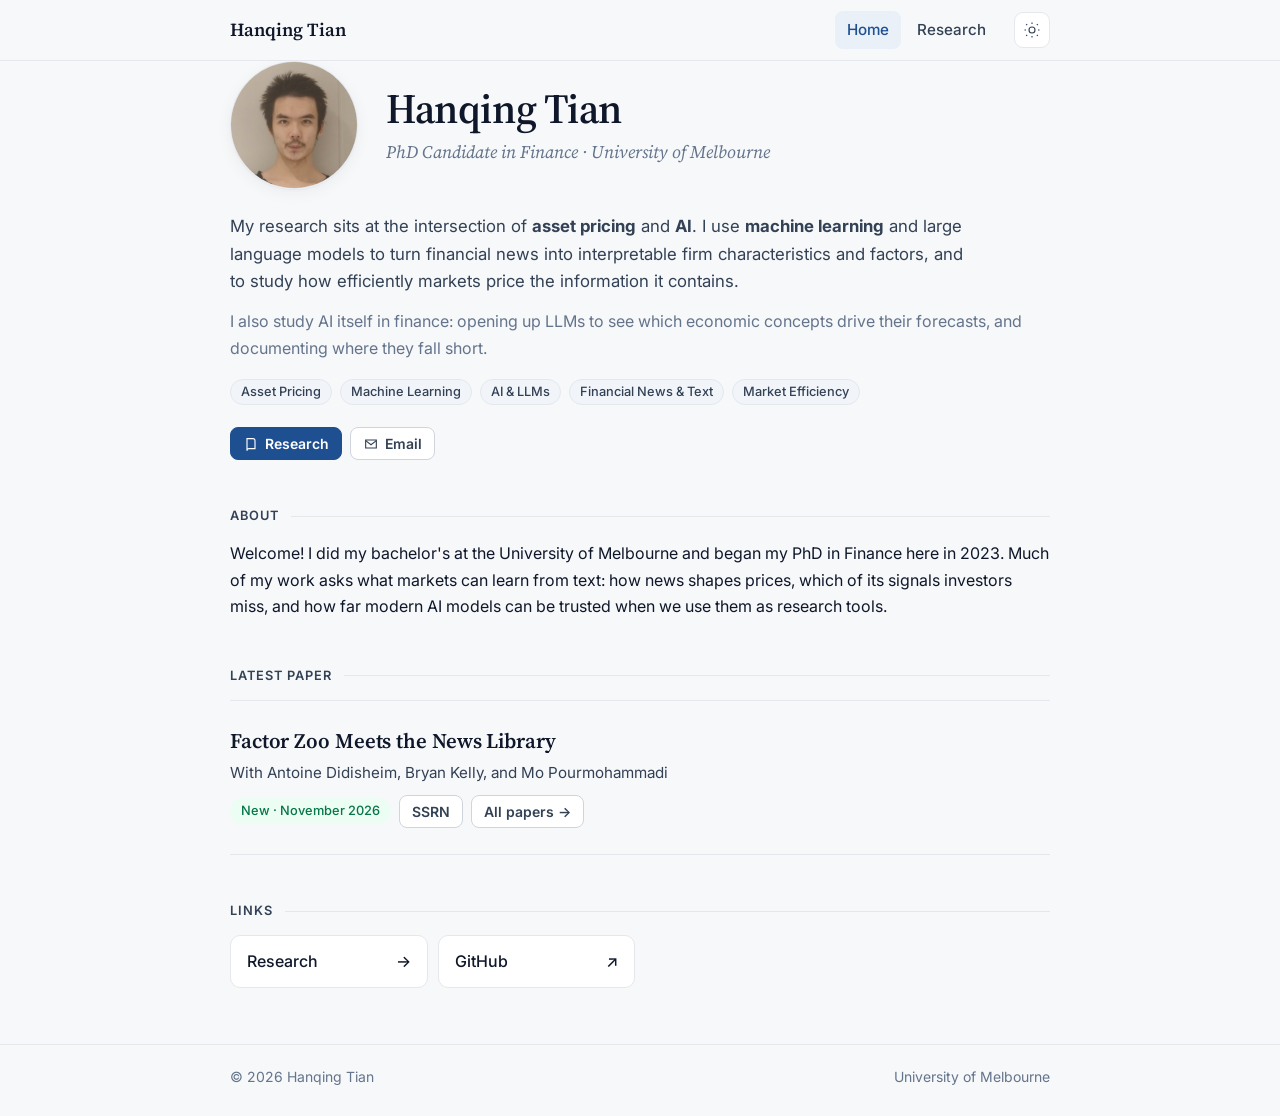
<file: index.html>
<!DOCTYPE html>
<html lang="en" data-theme="auto">
<head>
  <meta charset="UTF-8" />
  <meta name="viewport" content="width=device-width, initial-scale=1" />
  <title>Hanqing Tian</title>
  <meta name="description" content="Hanqing Tian — Finance PhD at the University of Melbourne. Research at the intersection of asset pricing, AI, and machine learning." />
  <meta name="color-scheme" content="light dark" />
  <!-- Open Graph -->
  <meta property="og:title" content="Hanqing Tian" />
  <meta property="og:description" content="Finance PhD at the University of Melbourne. Asset pricing, AI, and machine learning." />
  <meta property="og:type" content="website" />
  <meta property="og:image" content="photo.png" />
  <!-- Fonts -->
  <link rel="preconnect" href="https://fonts.googleapis.com">
  <link rel="preconnect" href="https://fonts.gstatic.com" crossorigin>
  <link href="https://fonts.googleapis.com/css2?family=Inter:wght@400;500;600;700&family=Source+Serif+4:opsz,wght@8..60,400;8..60,600;8..60,700&display=swap" rel="stylesheet">
  <link rel="stylesheet" href="assets/site.css" />
  <script src="assets/site.js"></script>
</head>
<body>
  <a class="skip-link" href="#main">Skip to content</a>

  <header class="site-header">
    <div class="container topbar">
      <a class="brand" href="index.html">Hanqing Tian</a>
      <nav aria-label="Primary">
        <ul class="nav">
          <li><a href="index.html" aria-current="page">Home</a></li>
          <li><a href="research.html">Research</a></li>
        </ul>
      </nav>
      <button class="icon-btn" id="themeToggle" type="button" aria-label="Toggle light/dark theme" title="Toggle light/dark">
        <svg id="iconSun" width="18" height="18" viewBox="0 0 24 24" fill="none" aria-hidden="true"><circle cx="12" cy="12" r="4" stroke="currentColor" stroke-width="1.5"/><path d="M12 2v2M12 20v2M2 12h2M20 12h2M4.2 4.2 5.6 5.6M18.4 18.4l1.4 1.4M18.4 5.6l1.4-1.4M4.2 19.8l1.4-1.4" stroke="currentColor" stroke-width="1.5"/></svg>
        <svg id="iconMoon" width="18" height="18" viewBox="0 0 24 24" fill="none" aria-hidden="true" hidden><path d="M21 12.79A9 9 0 1 1 11.21 3a7 7 0 0 0 9.79 9.79z" stroke="currentColor" stroke-width="1.5"/></svg>
      </button>
    </div>
  </header>

  <main id="main" class="container">
    <section class="hero">
      <div class="hero-head">
        <img class="profile-photo" src="photo.png" alt="Portrait of Hanqing Tian" />
        <div>
          <h1>Hanqing Tian</h1>
          <p class="role">PhD Candidate in Finance · University of Melbourne</p>
        </div>
      </div>
      <div class="hero-body">
        <p class="lead">
          My research sits at the intersection of <strong>asset pricing</strong> and <strong>AI</strong>.
          I use <strong>machine learning</strong> and large language models to turn financial news into
          interpretable firm characteristics and factors, and to study how efficiently markets price
          the information it contains.
        </p>
        <p class="muted">I also study AI itself in finance: opening up LLMs to see which economic concepts drive their forecasts, and documenting where they fall short.</p>
        <div class="interests" aria-label="Research interests">
          <span class="badge">Asset Pricing</span>
          <span class="badge">Machine Learning</span>
          <span class="badge">AI &amp; LLMs</span>
          <span class="badge">Financial News &amp; Text</span>
          <span class="badge">Market Efficiency</span>
        </div>
        <div class="hero-actions">
          <a class="btn primary" href="research.html">
            <svg width="16" height="16" viewBox="0 0 24 24" fill="none" aria-hidden="true"><path d="M6 4h9a3 3 0 0 1 3 3v12H9a3 3 0 0 0-3 3V4z" stroke="currentColor" stroke-width="1.7"/></svg>
            Research
          </a>
          <button class="btn" type="button" id="revealEmailBtn" aria-controls="emailReveal" aria-expanded="false">
            <svg width="16" height="16" viewBox="0 0 24 24" fill="none" aria-hidden="true"><path d="M4 6h16v12H4z" stroke="currentColor" stroke-width="1.7"/><path d="m4 7 8 6 8-6" stroke="currentColor" stroke-width="1.7"/></svg>
            <span class="btn-label">Email</span>
          </button>
          <span id="emailReveal" class="email-slot" hidden aria-live="polite"></span>
          <noscript><span class="email-slot">hanqingt [at] student [dot] unimelb [dot] edu [dot] au</span></noscript>
        </div>
      </div>
    </section>

    <section class="section">
      <h2 class="section-title">About</h2>
      <p>
        Welcome! I did my bachelor's at the University of Melbourne and began my PhD in Finance here in 2023. Much of my work asks what markets can learn from text: how news shapes prices, which of its signals investors miss, and how far modern AI models can be trusted when we use them as research tools.
      </p>
    </section>

    <section class="section">
      <h2 class="section-title">Latest paper</h2>
      <article class="paper card">
        <h3 class="paper-title"><a href="research.html#factor-zoo-news">Factor Zoo Meets the News Library</a></h3>
        <p class="coauthors">With Antoine Didisheim, Bryan Kelly, and Mo Pourmohammadi</p>
        <div class="paper-actions">
          <span class="badge new">New · November 2026</span>
          <a class="btn" href="https://papers.ssrn.com/sol3/papers.cfm?abstract_id=7693359" target="_blank" rel="noopener">SSRN</a>
          <a class="btn" href="research.html">All papers →</a>
        </div>
      </article>
    </section>

    <section class="section">
      <h2 class="section-title">Links</h2>
      <ul class="link-list">
        <li><a href="research.html">Research <span aria-hidden="true">→</span></a></li>
        <li><a href="https://github.com/hanqing-tian" target="_blank" rel="noopener">GitHub <span aria-hidden="true">↗</span></a></li>
        <!-- Add when available:
        <li><a href="cv.pdf">CV (PDF) <span aria-hidden="true">↗</span></a></li>
        <li><a href="https://scholar.google.com/...">Google Scholar <span aria-hidden="true">↗</span></a></li>
        -->
      </ul>
    </section>
  </main>

  <footer class="site-footer">
    <div class="container">
      <span>© 2026 Hanqing Tian</span>
      <span>University of Melbourne</span>
    </div>
  </footer>

  <!-- Schema.org Person -->
  <script type="application/ld+json">
  {
    "@context": "https://schema.org",
    "@type": "Person",
    "name": "Hanqing Tian",
    "jobTitle": "PhD Candidate, Finance",
    "affiliation": {
      "@type": "CollegeOrUniversity",
      "name": "University of Melbourne"
    },
    "url": "index.html",
    "image": "photo.png"
  }
  </script>
</body>
</html>
</file>
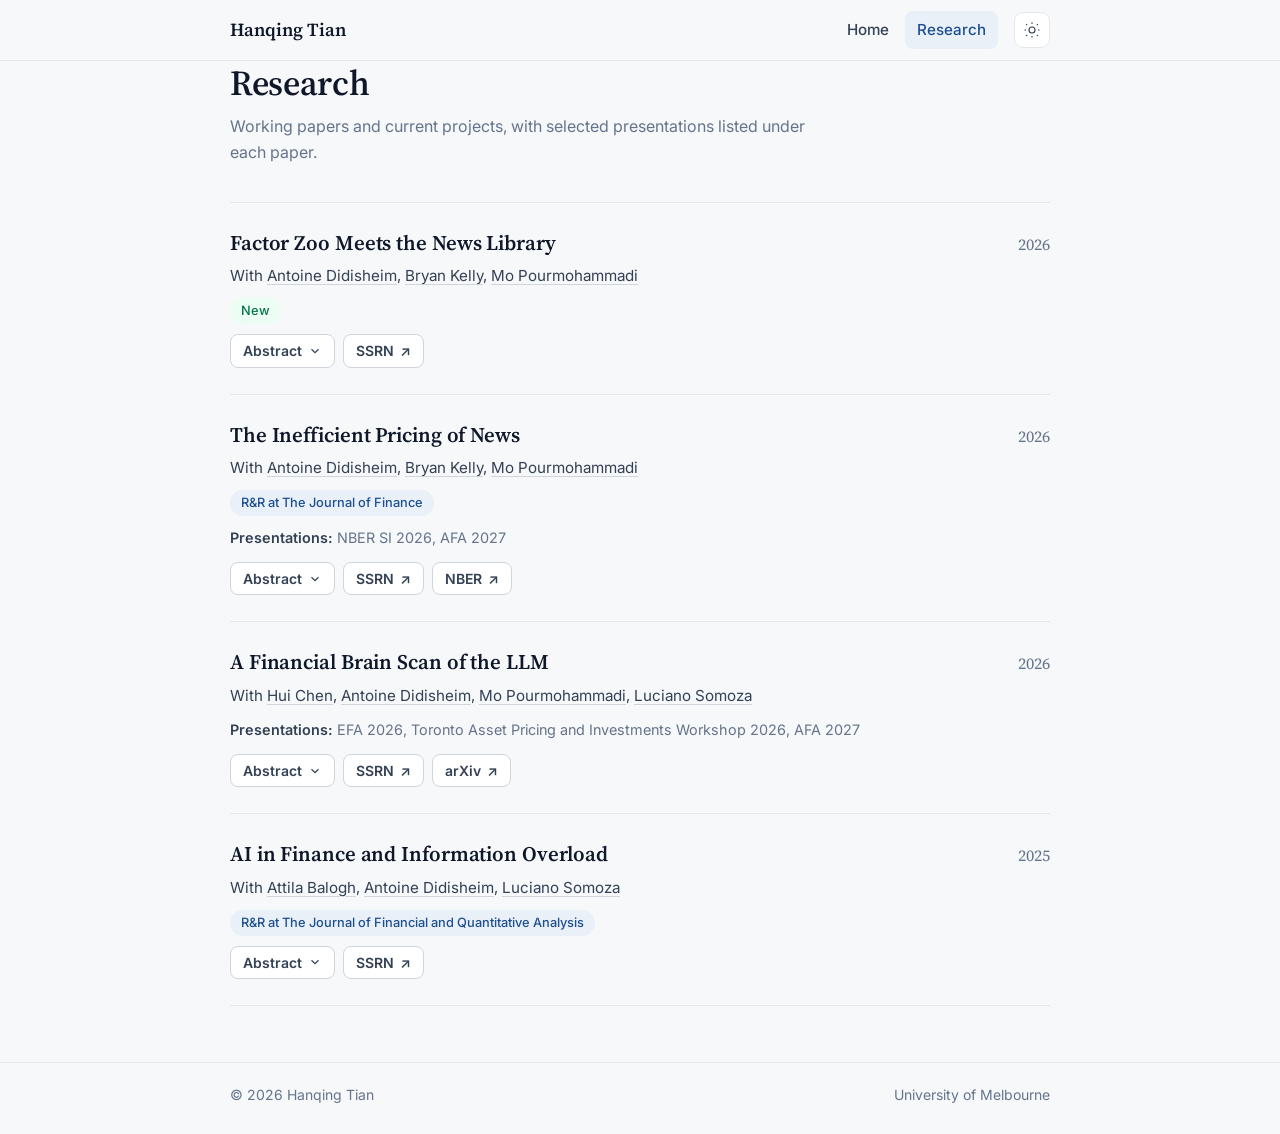
<file: research.html>
<!DOCTYPE html>
<html lang="en" data-theme="auto">
<head>
  <meta charset="UTF-8" />
  <meta name="viewport" content="width=device-width, initial-scale=1" />
  <title>Research — Hanqing Tian</title>
  <meta name="description" content="Working papers and research by Hanqing Tian, Finance PhD at the University of Melbourne." />
  <meta name="color-scheme" content="light dark" />
  <!-- Open Graph -->
  <meta property="og:title" content="Research — Hanqing Tian" />
  <meta property="og:description" content="Working papers and research by Hanqing Tian, Finance PhD at the University of Melbourne." />
  <meta property="og:type" content="website" />
  <meta property="og:image" content="photo.png" />
  <!-- Fonts -->
  <link rel="preconnect" href="https://fonts.googleapis.com">
  <link rel="preconnect" href="https://fonts.gstatic.com" crossorigin>
  <link href="https://fonts.googleapis.com/css2?family=Inter:wght@400;500;600;700&family=Source+Serif+4:opsz,wght@8..60,400;8..60,600;8..60,700&display=swap" rel="stylesheet">
  <link rel="stylesheet" href="assets/site.css" />
  <script src="assets/site.js"></script>
</head>
<body>
  <a class="skip-link" href="#main">Skip to content</a>

  <header class="site-header">
    <div class="container topbar">
      <a class="brand" href="index.html">Hanqing Tian</a>
      <nav aria-label="Primary">
        <ul class="nav">
          <li><a href="index.html">Home</a></li>
          <li><a href="research.html" aria-current="page">Research</a></li>
        </ul>
      </nav>
      <button class="icon-btn" id="themeToggle" type="button" aria-label="Toggle light/dark theme" title="Toggle light/dark">
        <svg id="iconSun" width="18" height="18" viewBox="0 0 24 24" fill="none" aria-hidden="true"><circle cx="12" cy="12" r="4" stroke="currentColor" stroke-width="1.5"/><path d="M12 2v2M12 20v2M2 12h2M20 12h2M4.2 4.2 5.6 5.6M18.4 18.4l1.4 1.4M18.4 5.6l1.4-1.4M4.2 19.8l1.4-1.4" stroke="currentColor" stroke-width="1.5"/></svg>
        <svg id="iconMoon" width="18" height="18" viewBox="0 0 24 24" fill="none" aria-hidden="true" hidden><path d="M21 12.79A9 9 0 1 1 11.21 3a7 7 0 0 0 9.79 9.79z" stroke="currentColor" stroke-width="1.5"/></svg>
      </button>
    </div>
  </header>

  <main id="main" class="container">
    <section class="page-intro">
      <h1>Research</h1>
      <p>Working papers and current projects, with selected presentations listed under each paper.</p>
    </section>

    <section class="papers">
      <!-- Paper 1 -->
      <article class="paper card" id="factor-zoo-news" itemscope itemtype="https://schema.org/ScholarlyArticle">
        <div class="paper-head">
          <h3 class="paper-title" itemprop="name">
            <a href="https://papers.ssrn.com/sol3/papers.cfm?abstract_id=7693359" target="_blank" rel="noopener" itemprop="url">Factor Zoo Meets the News Library</a>
          </h3>
          <span class="year" itemprop="datePublished">2026</span>
        </div>
        <p class="coauthors" itemprop="author">
          With
          <a href="https://www.antoinedidisheim.com/" target="_blank" rel="noopener">Antoine Didisheim</a>,
          <a href="https://www.bryankellyacademic.org/" target="_blank" rel="noopener">Bryan Kelly</a>,
          <a href="https://mopourmohammadi.com/index.html" target="_blank" rel="noopener">Mo Pourmohammadi</a>
        </p>
        <div class="badges">
          <span class="badge new">New</span>
        </div>
        <div class="paper-actions">
          <button class="btn abstract-toggle" type="button" aria-expanded="false" aria-controls="abs-factor-zoo-news">
            Abstract <svg class="chev" width="14" height="14" viewBox="0 0 24 24" fill="none" aria-hidden="true"><path d="m6 9 6 6 6-6" stroke="currentColor" stroke-width="2"/></svg>
          </button>
          <a class="btn" href="https://papers.ssrn.com/sol3/papers.cfm?abstract_id=7693359" target="_blank" rel="noopener">SSRN <span aria-hidden="true">↗</span></a>
        </div>
        <div class="abstract-body" id="abs-factor-zoo-news" itemprop="abstract">
          <p>
            Financial news contains the information behind accounting ratios and price trends, alongside a much broader set of firm developments. To show this, we propose a new AI-based method for constructing interpretable news-based firm characteristics that capture intuitive economic concepts and connect to macroeconomic conditions. Factors built from these characteristics span the traditional factor zoo and expand the efficient frontier, with much of the spanning power concentrated in three of thirteen news themes. Beyond factor construction, we show that accounting for each article’s loadings on multiple topics reveals predominantly market underreaction.
          </p>
        </div>
      </article>

      <!-- Paper 2 -->
      <article class="paper card" id="news-shocks" itemscope itemtype="https://schema.org/ScholarlyArticle">
        <div class="paper-head">
          <h3 class="paper-title" itemprop="name">
            <a href="https://papers.ssrn.com/sol3/papers.cfm?abstract_id=6540399" target="_blank" rel="noopener" itemprop="url">The Inefficient Pricing of News</a>
          </h3>
          <span class="year" itemprop="datePublished">2026</span>
        </div>
        <p class="coauthors" itemprop="author">
          With
          <a href="https://www.antoinedidisheim.com/" target="_blank" rel="noopener">Antoine Didisheim</a>,
          <a href="https://www.bryankellyacademic.org/" target="_blank" rel="noopener">Bryan Kelly</a>,
          <a href="https://mopourmohammadi.com/index.html" target="_blank" rel="noopener">Mo Pourmohammadi</a>
        </p>
        <div class="badges">
          <span class="badge status">R&amp;R at The Journal of Finance</span>
        </div>
        <p class="presentations"><strong>Presentations:</strong> NBER SI 2026, AFA 2027</p>
        <div class="paper-actions">
          <button class="btn abstract-toggle" type="button" aria-expanded="false" aria-controls="abs-news-shocks">
            Abstract <svg class="chev" width="14" height="14" viewBox="0 0 24 24" fill="none" aria-hidden="true"><path d="m6 9 6 6 6-6" stroke="currentColor" stroke-width="2"/></svg>
          </button>
          <a class="btn" href="https://papers.ssrn.com/sol3/papers.cfm?abstract_id=6540399" target="_blank" rel="noopener">SSRN <span aria-hidden="true">↗</span></a>
          <a class="btn" href="https://www.nber.org/papers/w35093" target="_blank" rel="noopener">NBER <span aria-hidden="true">↗</span></a>
        </div>
        <div class="abstract-body" id="abs-news-shocks" itemprop="abstract">
          <p>
            The stock market fails to efficiently process information in news text (Chen et al., 2026). But news itself is highly predictable by prevailing stock characteristics, which complicates inferences about market efficiency. After purging news of its predictable content, the resulting “news shocks” more than double the monthly return predictive power of raw news, and they continue to significantly predict returns up to 18 months ahead. The magnitude and longevity of the news shock anomaly is larger than every anomaly in the Jensen et al. (2022) universe. The news shock anomaly derives from negative-tone and quantitative topics to which investors underreact and from high-attention and ambiguous topics to which investors overreact.
          </p>
        </div>
      </article>

      <!-- Paper 3 -->
      <article class="paper card" id="brain-scan-llm" itemscope itemtype="https://schema.org/ScholarlyArticle">
        <div class="paper-head">
          <h3 class="paper-title" itemprop="name">
            <a href="https://papers.ssrn.com/sol3/papers.cfm?abstract_id=5412277" target="_blank" rel="noopener" itemprop="url">A Financial Brain Scan of the LLM</a>
          </h3>
          <span class="year" itemprop="datePublished">2026</span>
        </div>
        <p class="coauthors" itemprop="author">
          With
          <a href="https://mitsloan.mit.edu/faculty/directory/hui-chen" target="_blank" rel="noopener">Hui Chen</a>,
          <a href="https://www.antoinedidisheim.com/" target="_blank" rel="noopener">Antoine Didisheim</a>,
          <a href="https://mopourmohammadi.com/index.html" target="_blank" rel="noopener">Mo Pourmohammadi</a>,
          <a href="https://www.lucianosomoza.com/" target="_blank" rel="noopener">Luciano Somoza</a>
        </p>
        <p class="presentations"><strong>Presentations:</strong> EFA 2026, Toronto Asset Pricing and Investments Workshop 2026, AFA 2027</p>
        <div class="paper-actions">
          <button class="btn abstract-toggle" type="button" aria-expanded="false" aria-controls="abs-brain-scan-llm">
            Abstract <svg class="chev" width="14" height="14" viewBox="0 0 24 24" fill="none" aria-hidden="true"><path d="m6 9 6 6 6-6" stroke="currentColor" stroke-width="2"/></svg>
          </button>
          <a class="btn" href="https://papers.ssrn.com/sol3/papers.cfm?abstract_id=5412277" target="_blank" rel="noopener">SSRN <span aria-hidden="true">↗</span></a>
          <a class="btn" href="https://arxiv.org/abs/2508.21285" target="_blank" rel="noopener">arXiv <span aria-hidden="true">↗</span></a>
        </div>
        <div class="abstract-body" id="abs-brain-scan-llm" itemprop="abstract">
          <p>
            Emerging techniques in computer science make it possible to "brain scan" large language models (LLMs), identify the plain‑English concepts that guide their reasoning, and steer them while holding other factors constant. We show that this approach can map LLM‑generated economic forecasts to concepts such as sentiment, technical analysis, and timing, and compute their relative importance without reducing performance. We also show that models can be steered to be more or less risk‑averse, optimistic, or pessimistic, enabling researchers to correct or simulate biases. The method is transparent, lightweight, and replicable for empirical research in the social sciences.
          </p>
        </div>
      </article>

      <!-- Paper 4 -->
      <article class="paper card" id="ai-finance-overload" itemscope itemtype="https://schema.org/ScholarlyArticle">
        <div class="paper-head">
          <h3 class="paper-title" itemprop="name">
            <a href="https://papers.ssrn.com/sol3/papers.cfm?abstract_id=5163754" target="_blank" rel="noopener" itemprop="url">AI in Finance and Information Overload</a>
          </h3>
          <span class="year" itemprop="datePublished">2025</span>
        </div>
        <p class="coauthors" itemprop="author">
          With
          <a href="https://www.balogh.net/home" target="_blank" rel="noopener">Attila Balogh</a>,
          <a href="https://www.antoinedidisheim.com/" target="_blank" rel="noopener">Antoine Didisheim</a>,
          <a href="https://www.lucianosomoza.com/" target="_blank" rel="noopener">Luciano Somoza</a>
        </p>
        <div class="badges">
          <span class="badge status">R&amp;R at The Journal of Financial and Quantitative Analysis</span>
        </div>
        <div class="paper-actions">
          <button class="btn abstract-toggle" type="button" aria-expanded="false" aria-controls="abs-ai-finance-overload">
            Abstract <svg class="chev" width="14" height="14" viewBox="0 0 24 24" fill="none" aria-hidden="true"><path d="m6 9 6 6 6-6" stroke="currentColor" stroke-width="2"/></svg>
          </button>
          <a class="btn" href="https://papers.ssrn.com/sol3/papers.cfm?abstract_id=5163754" target="_blank" rel="noopener">SSRN <span aria-hidden="true">↗</span></a>
        </div>
        <div class="abstract-body" id="abs-ai-finance-overload" itemprop="abstract">
          <p>
            Artificial intelligence is reshaping financial markets, yet the limits to its rationality remain underexplored. This paper documents information overload in Large Language Models applied to financial analysis. Using earnings forecasts from corporate calls and market reaction predictions from news, we show that predictive accuracy follows an inverted U‑shaped pattern, where excessive context degrades performance. Larger LLMs mitigate this effect, increasing the optimal context length. Our findings underscore a fundamental limitation of AI‑driven finance: more data is not always better, necessitating empirical tuning to determine the right amount of context for each task.
          </p>
        </div>
      </article>
    </section>
  </main>

  <footer class="site-footer">
    <div class="container">
      <span>© 2026 Hanqing Tian</span>
      <span>University of Melbourne</span>
    </div>
  </footer>

  <!-- Structured data for the list -->
  <script type="application/ld+json">
  {
    "@context": "https://schema.org",
    "@type": "ItemList",
    "itemListElement": [
      {"@type": "ListItem", "position": 1, "item": {"@type": "ScholarlyArticle", "name": "Factor Zoo Meets the News Library", "url": "https://papers.ssrn.com/sol3/papers.cfm?abstract_id=7693359"}},
      {"@type": "ListItem", "position": 2, "item": {"@type": "ScholarlyArticle", "name": "The Inefficient Pricing of News", "url": "https://papers.ssrn.com/sol3/papers.cfm?abstract_id=6540399"}},
      {"@type": "ListItem", "position": 3, "item": {"@type": "ScholarlyArticle", "name": "A Financial Brain Scan of the LLM", "url": "https://papers.ssrn.com/sol3/papers.cfm?abstract_id=5412277"}},
      {"@type": "ListItem", "position": 4, "item": {"@type": "ScholarlyArticle", "name": "AI in Finance and Information Overload", "url": "https://papers.ssrn.com/sol3/papers.cfm?abstract_id=5163754"}}
    ]
  }
  </script>
</body>
</html>
</file>
<file: assets/site.css>
/* ===== Design tokens ===== */
:root {
  --brand: #0a5bc4;
  --brand-strong: #084a9f;
  --brand-soft: #eaf2fd;
  --bg: #f7f8fa;
  --surface: #ffffff;
  --text: #0f172a;
  --text-2: #334155;
  --muted: #64748b;
  --line: #e4e7ec;
  --line-strong: #d0d5dd;
  --badge-bg: #f1f5f9;
  --accent-bg: #ecfdf3;
  --accent-text: #067647;
  --shadow: 0 1px 2px rgba(16, 24, 40, 0.04), 0 4px 16px rgba(16, 24, 40, 0.05);
  --radius: 14px;
  --maxw: 860px;
  color-scheme: light;
}
@media (prefers-color-scheme: dark) {
  :root:not([data-theme="light"]) {
    --brand: #7cb2ff;
    --brand-strong: #a3c9ff;
    --brand-soft: #13243d;
    --bg: #0b0f16;
    --surface: #121822;
    --text: #e6e9ef;
    --text-2: #c3cad6;
    --muted: #8d97a8;
    --line: #222b38;
    --line-strong: #2f3a4a;
    --badge-bg: #1a2230;
    --accent-bg: #0f2a1e;
    --accent-text: #6ce0a6;
    --shadow: 0 1px 2px rgba(0, 0, 0, 0.4), 0 4px 16px rgba(0, 0, 0, 0.25);
    color-scheme: dark;
  }
}
:root[data-theme="dark"] {
  --brand: #7cb2ff;
  --brand-strong: #a3c9ff;
  --brand-soft: #13243d;
  --bg: #0b0f16;
  --surface: #121822;
  --text: #e6e9ef;
  --text-2: #c3cad6;
  --muted: #8d97a8;
  --line: #222b38;
  --line-strong: #2f3a4a;
  --badge-bg: #1a2230;
  --accent-bg: #0f2a1e;
  --accent-text: #6ce0a6;
  --shadow: 0 1px 2px rgba(0, 0, 0, 0.4), 0 4px 16px rgba(0, 0, 0, 0.25);
  color-scheme: dark;
}

/* ===== Base ===== */
* { box-sizing: border-box; }
html { scroll-behavior: smooth; -webkit-text-size-adjust: 100%; }
body {
  margin: 0;
  font-family: Inter, system-ui, -apple-system, "Segoe UI", Roboto, Arial, sans-serif;
  font-size: 16px;
  line-height: 1.65;
  color: var(--text);
  background: var(--bg);
  -webkit-font-smoothing: antialiased;
}
a { color: var(--brand); text-decoration-thickness: 1px; text-underline-offset: 3px; }
a:hover { color: var(--brand-strong); }
:focus-visible { outline: 2px solid var(--brand); outline-offset: 2px; border-radius: 6px; }
p { margin: 0 0 12px; }
h1, h2, h3 { letter-spacing: -0.02em; line-height: 1.25; color: var(--text); }
.container { max-width: var(--maxw); margin: 0 auto; padding: 0 20px; }
.muted { color: var(--muted); }

.skip-link { position: absolute; left: -999px; top: 0; }
.skip-link:focus { left: 16px; top: 12px; padding: 8px 12px; background: var(--surface); border: 2px solid var(--brand); border-radius: 8px; z-index: 100; }

/* ===== Header ===== */
.site-header {
  position: sticky; top: 0; z-index: 50;
  background: color-mix(in srgb, var(--bg) 85%, transparent);
  backdrop-filter: saturate(180%) blur(10px);
  -webkit-backdrop-filter: saturate(180%) blur(10px);
  border-bottom: 1px solid var(--line);
}
.topbar { display: flex; align-items: center; gap: 16px; height: 60px; }
.brand { font-weight: 700; font-size: 1.02rem; letter-spacing: -0.01em; color: var(--text); text-decoration: none; margin-right: auto; }
.brand:hover { color: var(--text); }
.nav { display: flex; gap: 4px; list-style: none; margin: 0; padding: 0; }
.nav a {
  display: block; padding: 6px 12px; border-radius: 8px;
  font-weight: 500; font-size: .95rem; color: var(--text-2); text-decoration: none;
}
.nav a:hover { background: var(--badge-bg); color: var(--text); }
.nav a[aria-current="page"] { color: var(--brand); background: var(--brand-soft); }
.icon-btn {
  display: inline-grid; place-items: center; width: 36px; height: 36px;
  border: 1px solid var(--line); border-radius: 9px;
  background: var(--surface); color: var(--text-2); cursor: pointer;
}
.icon-btn:hover { border-color: var(--line-strong); color: var(--text); }

/* ===== Buttons & badges ===== */
.btn {
  display: inline-flex; align-items: center; gap: 6px;
  padding: 6px 12px; border-radius: 8px;
  font: inherit; font-size: .875rem; font-weight: 600; line-height: 1.4;
  text-decoration: none; cursor: pointer;
  border: 1px solid var(--line-strong); background: var(--surface); color: var(--text-2);
  transition: border-color .15s, color .15s, background .15s;
}
.btn:hover { border-color: var(--brand); color: var(--brand); }
.btn.primary { background: var(--brand); border-color: var(--brand); color: #fff; }
.btn.primary:hover { background: var(--brand-strong); border-color: var(--brand-strong); color: #fff; }
:root[data-theme="dark"] .btn.primary { color: #0b0f16; }
@media (prefers-color-scheme: dark) { :root:not([data-theme="light"]) .btn.primary { color: #0b0f16; } }
.btn svg { flex: none; }

.badge {
  display: inline-block; font-size: .8rem; font-weight: 500; line-height: 1.4;
  padding: 3px 10px; border-radius: 999px;
  background: var(--badge-bg); color: var(--text-2); border: 1px solid var(--line);
}
.badge.status { background: var(--brand-soft); color: var(--brand); border-color: transparent; }
.badge.new { background: var(--accent-bg); color: var(--accent-text); border-color: transparent; }

/* ===== Sections ===== */
main { padding: 40px 0 24px; }
.section { margin-top: 48px; }
.section-title {
  font-size: .8rem; font-weight: 600; text-transform: uppercase; letter-spacing: .08em;
  color: var(--muted); margin: 0 0 16px;
}
.card { background: var(--surface); border: 1px solid var(--line); border-radius: var(--radius); box-shadow: var(--shadow); }

/* ===== Home hero ===== */
.hero { display: grid; grid-template-columns: 168px 1fr; gap: 36px; align-items: start; }
.profile-photo { width: 168px; height: 168px; border-radius: 50%; object-fit: cover; border: 1px solid var(--line); box-shadow: var(--shadow); }
.hero h1 { font-size: clamp(2rem, 3vw + 1rem, 2.6rem); margin: 4px 0 4px; }
.hero .role { font-size: 1.05rem; color: var(--muted); margin: 0 0 18px; }
.hero .lead { font-size: 1.05rem; color: var(--text-2); }
.interests { display: flex; flex-wrap: wrap; gap: 8px; margin: 18px 0 22px; }
.hero-actions { display: flex; flex-wrap: wrap; gap: 8px; align-items: center; }
.email-slot { font-size: .9rem; color: var(--text-2); font-family: ui-monospace, SFMono-Regular, Menlo, monospace; }

.link-list { list-style: none; margin: 0; padding: 0; display: grid; grid-template-columns: repeat(auto-fill, minmax(180px, 1fr)); gap: 10px; }
.link-list a {
  display: flex; align-items: center; justify-content: space-between; gap: 8px;
  padding: 12px 16px; border: 1px solid var(--line); border-radius: 10px;
  background: var(--surface); color: var(--text); text-decoration: none; font-weight: 500;
}
.link-list a:hover { border-color: var(--brand); color: var(--brand); }

/* ===== Papers ===== */
.page-intro h1 { font-size: clamp(1.8rem, 2vw + 1rem, 2.2rem); margin: 0 0 8px; }
.page-intro p { color: var(--muted); max-width: 60ch; }
.papers { display: grid; gap: 16px; margin-top: 28px; }
.paper { padding: 22px 24px; }
.paper-title { font-size: 1.15rem; font-weight: 650; margin: 0 0 6px; }
.paper-title a { color: var(--text); text-decoration: none; }
.paper-title a:hover { color: var(--brand); }
.coauthors { color: var(--text-2); font-size: .95rem; margin: 0 0 10px; }
.coauthors a { color: inherit; text-decoration: underline; text-decoration-color: var(--line-strong); }
.coauthors a:hover { color: var(--brand); text-decoration-color: currentColor; }
.coauthors .aff { color: var(--muted); }
.badges { display: flex; flex-wrap: wrap; gap: 6px; margin: 0 0 10px; }
.presentations { font-size: .9rem; color: var(--muted); margin: 0 0 12px; }
.presentations strong { color: var(--text-2); font-weight: 600; }
.paper-actions { display: flex; flex-wrap: wrap; gap: 8px; align-items: center; }

.abstract-toggle .chev { transition: transform .2s; }
.abstract-toggle[aria-expanded="true"] { border-color: var(--brand); color: var(--brand); }
.abstract-toggle[aria-expanded="true"] .chev { transform: rotate(180deg); }
.abstract-body { margin-top: 14px; padding-top: 14px; border-top: 1px solid var(--line); color: var(--text-2); font-size: .95rem; }
.abstract-body p:last-child { margin-bottom: 0; }

/* ===== Footer ===== */
.site-footer { margin-top: 56px; border-top: 1px solid var(--line); }
.site-footer .container { display: flex; justify-content: space-between; flex-wrap: wrap; gap: 8px; padding-top: 20px; padding-bottom: 28px; font-size: .875rem; color: var(--muted); }

/* ===== Responsive ===== */
@media (max-width: 640px) {
  .container { padding: 0 16px; }
  main { padding-top: 28px; }
  .hero { grid-template-columns: 1fr; gap: 20px; }
  .profile-photo { width: 112px; height: 112px; }
  .paper { padding: 18px; }
  .nav a { padding: 6px 9px; }
}

/* Paper title row with year */
.paper-head { display: flex; align-items: baseline; justify-content: space-between; gap: 16px; margin: 0 0 6px; }
.paper-head .paper-title { margin: 0; }
.year { flex: none; font-size: .875rem; font-weight: 600; color: var(--muted); font-variant-numeric: tabular-nums; }

/* ===== Editorial layer: serif display type, flat paper list ===== */
:root { --serif: "Source Serif 4", "Source Serif Pro", Georgia, "Times New Roman", serif; }
:root:not([data-theme="dark"]) { --brand: #1d4f91; --brand-strong: #153b6e; --brand-soft: #eaf0f8; }
@media (prefers-color-scheme: dark) { :root:not([data-theme="light"]) { --brand: #8fb6ec; --brand-strong: #b4cff3; --brand-soft: #16243a; } }

.brand { font-family: var(--serif); font-size: 1.15rem; font-weight: 600; letter-spacing: 0; }
.hero h1, .page-intro h1 { font-family: var(--serif); font-weight: 600; letter-spacing: -0.01em; }
.hero .role { font-family: var(--serif); font-style: italic; font-size: 1.1rem; }
.paper-title { font-family: var(--serif); font-size: 1.3rem; font-weight: 600; letter-spacing: -0.005em; line-height: 1.3; }
.year { font-family: var(--serif); font-size: 1rem; font-weight: 400; }

.section-title {
  display: flex; align-items: center; gap: 12px;
  color: var(--text-2);
}
.section-title::after { content: ""; flex: 1; height: 1px; background: var(--line); }

/* Papers as a ruled list instead of boxed cards */
.papers { gap: 0; margin-top: 20px; border-top: 1px solid var(--line); }
.papers .paper.card, .section .paper.card {
  background: none; border: 0; border-radius: 0; box-shadow: none;
  padding: 26px 0; border-bottom: 1px solid var(--line);
}
.section .paper.card { border-top: 1px solid var(--line); }
.abstract-body { border-top: 0; padding-top: 0; max-width: 72ch; line-height: 1.7; }
.page-intro { padding-bottom: 4px; }
@media (max-width: 640px) { .papers .paper.card, .section .paper.card { padding: 22px 0; } }

/* Hero: photo sits beside name/title; bio runs full width below */
[hidden] { display: none !important; }
.hero { display: block; }
.hero-head { display: flex; align-items: center; gap: 28px; margin-bottom: 24px; }
.hero-head .profile-photo { width: 128px; height: 128px; flex: none; }
.hero-head h1 { margin: 0 0 4px; }
.hero-head .role { margin: 0; }
.hero-body .lead { max-width: 68ch; }
@media (max-width: 640px) {
  .hero-head { gap: 18px; }
  .hero-head .profile-photo { width: 88px; height: 88px; }
}
</file>
